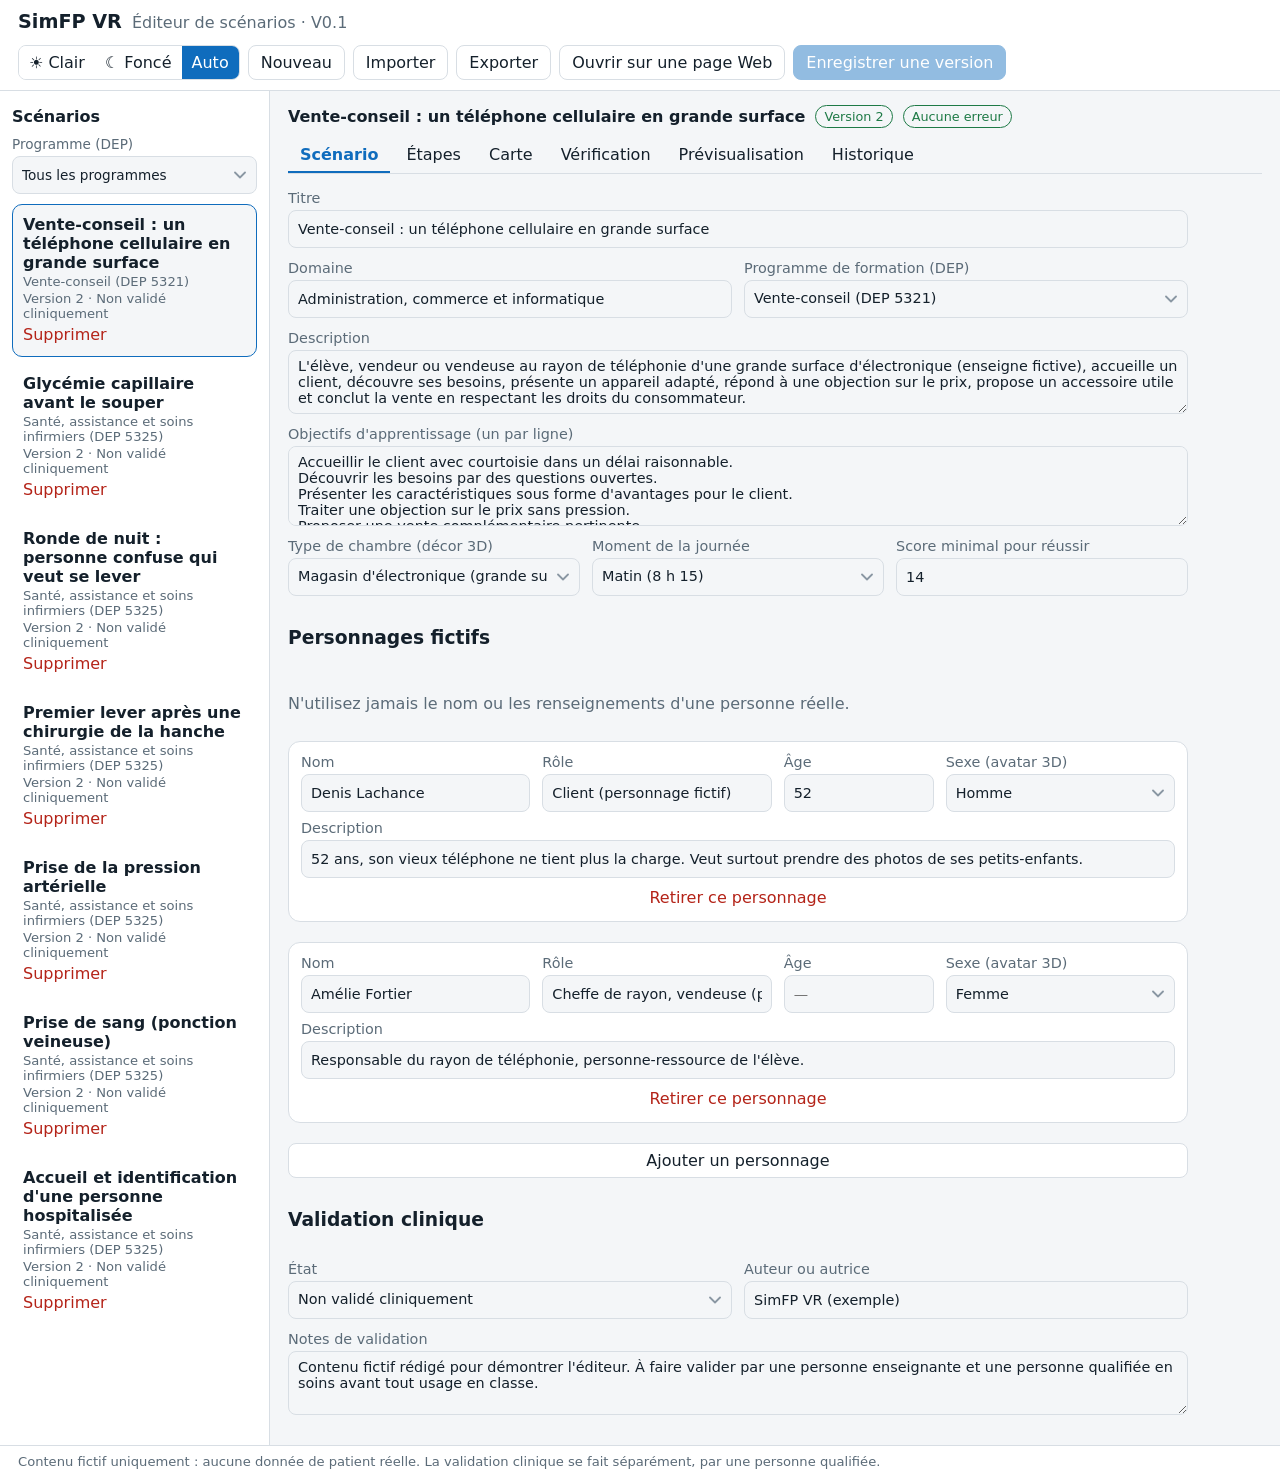
<file: index.html>
<!doctype html>
<html lang="fr-CA">
  <head>
    <meta charset="UTF-8" />
    <meta name="viewport" content="width=device-width, initial-scale=1.0" />
    <title>SimFP VR · Éditeur de scénarios</title>
    <script type="module" crossorigin src="./assets/main-Ci8ycjTx.js"></script>
    <link rel="modulepreload" crossorigin href="./assets/rooms-Cbxh2mb1.js">
    <link rel="stylesheet" crossorigin href="./assets/main-C3m_hk8p.css">
  </head>
  <body>
    <div id="root"></div>
    <script>try { var t = localStorage.getItem("simfp.theme"); if (t === "light" || t === "dark") document.documentElement.setAttribute("data-theme", t); } catch (e) {}</script>
  </body>
</html>
</file>
<file: assets/main-C3m_hk8p.css>
:root{--bg: #f4f6f8;--panel: #ffffff;--ink: #14202b;--muted: #5b6b78;--line: #d8dee4;--accent: #0f6cbd;--accent-ink: #ffffff;--ok: #1e7a46;--warn: #a15c00;--error: #b42318;--narration: #e7f0fb;--dialogue: #eef7ea;--decision: #fff4e0;--fin: #f1ecfb;color-scheme:light dark;font-family:-apple-system,Segoe UI,system-ui,sans-serif}@media (prefers-color-scheme: dark){:root:not([data-theme=light]){--bg: #11171c;--panel: #1a2229;--ink: #e6edf3;--muted: #93a1ad;--line: #2c3842;--accent: #4aa3ff;--accent-ink: #0b1620;--ok: #4cc38a;--warn: #f0b35a;--error: #ff7b72;--narration: #1d2b3a;--dialogue: #1e2e22;--decision: #33291a;--fin: #2a2338}}:root[data-theme=dark]{--bg: #11171c;--panel: #1a2229;--ink: #e6edf3;--muted: #93a1ad;--line: #2c3842;--accent: #4aa3ff;--accent-ink: #0b1620;--ok: #4cc38a;--warn: #f0b35a;--error: #ff7b72;--narration: #1d2b3a;--dialogue: #1e2e22;--decision: #33291a;--fin: #2a2338;color-scheme:dark}:root[data-theme=light]{color-scheme:light}.theme-switch{display:inline-flex;border:1px solid var(--line);border-radius:8px;overflow:hidden}.theme-switch button{border:0;border-radius:0;padding:7px 10px}.theme-switch button[aria-pressed=true]{background:var(--accent);color:var(--accent-ink)}*{box-sizing:border-box}body{margin:0;background:var(--bg);color:var(--ink)}button{font:inherit;padding:7px 12px;border-radius:8px;border:1px solid var(--line);background:var(--panel);color:var(--ink);cursor:pointer}button:hover:not(:disabled){border-color:var(--accent)}button:disabled{opacity:.45;cursor:default}button.primary{background:var(--accent);color:var(--accent-ink);border-color:var(--accent)}button.danger,.danger{color:var(--error)}button.link{border:none;background:none;padding:2px 0;color:var(--accent)}button.link.danger{color:var(--error)}input,select,textarea{font:inherit;width:100%;padding:7px 9px;border-radius:8px;border:1px solid var(--line);background:var(--bg);color:var(--ink)}input:not([type=checkbox]):not([type=radio]),select{height:38px;line-height:1.2}select{-webkit-appearance:none;-moz-appearance:none;appearance:none;padding-right:30px;cursor:pointer;background-image:url("data:image/svg+xml,%3Csvg xmlns='http://www.w3.org/2000/svg' width='12' height='8' viewBox='0 0 12 8'%3E%3Cpath d='M1 1.5l5 5 5-5' fill='none' stroke='%238a97a3' stroke-width='1.8' stroke-linecap='round' stroke-linejoin='round'/%3E%3C/svg%3E");background-repeat:no-repeat;background-position:right 10px center;background-size:12px 8px}input[type=number]{-moz-appearance:textfield}textarea{resize:vertical}.muted{color:var(--muted)}.small{font-size:.85em}.app{min-height:100vh;display:flex;flex-direction:column}.topbar{display:flex;justify-content:space-between;align-items:center;gap:12px;padding:10px 18px;background:var(--panel);border-bottom:1px solid var(--line);flex-wrap:wrap}.brand{display:flex;align-items:baseline;gap:10px}.brand strong{font-size:1.2em}.brand span{color:var(--muted)}.actions{display:flex;gap:8px;flex-wrap:wrap}.layout{flex:1;display:grid;grid-template-columns:270px 1fr;min-height:0}.sidebar{border-right:1px solid var(--line);padding:12px;background:var(--panel);overflow:auto}.sidebar h2{font-size:1em;margin:4px 0 10px}.scenario-item{padding:10px;border-radius:10px;cursor:pointer;border:1px solid transparent;margin-bottom:6px}.scenario-item.active{border-color:var(--accent);background:var(--bg)}.scenario-item .title{font-weight:600}.scenario-item .meta{color:var(--muted);font-size:.82em;margin:2px 0}.main{padding:14px 18px;overflow:auto;min-width:0}.status{display:flex;gap:10px;align-items:center;flex-wrap:wrap;margin-bottom:10px;font-weight:600}.badge{font-size:.8em;font-weight:500;padding:3px 8px;border-radius:99px;border:1px solid currentColor}.badge.ok{color:var(--ok)}.badge.warn{color:var(--warn)}.badge.error{color:var(--error)}.tabs{display:flex;gap:4px;border-bottom:1px solid var(--line);flex-wrap:wrap}.tabs button{border:none;border-bottom:2px solid transparent;border-radius:0;background:none}.tabs button.active{border-bottom-color:var(--accent);color:var(--accent);font-weight:600}.count{margin-left:6px;font-size:.75em;background:var(--warn);color:var(--panel);border-radius:99px;padding:1px 6px}.panel{padding:16px 0}.form{display:flex;flex-direction:column;gap:12px;max-width:900px}.form label{display:flex;flex-direction:column;justify-content:space-between;gap:4px;font-size:.9em;color:var(--muted);flex:1;min-width:0}.row{display:flex;gap:12px;align-items:stretch;flex-wrap:wrap}.row.buttons,.buttons{display:flex;gap:8px;flex-wrap:wrap;align-items:center}.narrow{max-width:150px}.card{border:1px solid var(--line);border-radius:12px;padding:12px;background:var(--panel);display:flex;flex-direction:column;gap:8px;margin-bottom:8px}.card.row{flex-direction:row;justify-content:space-between;align-items:center}.nodes{display:grid;grid-template-columns:260px 1fr;gap:18px;align-items:start}.node-list{display:flex;flex-direction:column;gap:6px}.node-item{text-align:left;display:flex;flex-direction:column;gap:2px;position:relative}.node-item .kind{font-size:.75em;color:var(--muted);text-transform:uppercase;letter-spacing:.04em}.node-item.active{border-color:var(--accent);box-shadow:0 0 0 1px var(--accent)}.kind-narration{background:var(--narration)}.kind-dialogue{background:var(--dialogue)}.kind-decision{background:var(--decision)}.kind-fin{background:var(--fin)}.dot{position:absolute;top:8px;right:8px;width:9px;height:9px;border-radius:50%;background:var(--error)}.issue{padding:8px 12px;border-radius:10px;border-left:4px solid;margin-bottom:8px;background:var(--panel);display:flex;gap:10px;align-items:baseline;flex-wrap:wrap}.issue.erreur{border-color:var(--error)}.issue.avertissement{border-color:var(--warn)}.ok-box{padding:12px 14px;border-radius:10px;border-left:4px solid var(--ok);background:var(--panel)}.graph{overflow:auto}.graph svg{background:var(--panel);border-radius:12px;border:1px solid var(--line)}.gnode{cursor:pointer}.gnode rect{stroke:var(--line);stroke-width:1.5}.gnode.kind-narration rect{fill:var(--narration)}.gnode.kind-dialogue rect{fill:var(--dialogue)}.gnode.kind-decision rect{fill:var(--decision)}.gnode.kind-fin rect{fill:var(--fin)}.gnode.kind-fin.reussite rect{stroke:var(--ok);stroke-width:2.5}.gnode.kind-fin.a_revoir rect{stroke:var(--error);stroke-width:2.5}.gnode:hover rect{stroke:var(--accent);stroke-width:2.5}.gkind{font-size:11px;fill:var(--muted);text-transform:uppercase}.gtitle{font-size:13px;font-weight:600;color:var(--ink);line-height:1.2}.edge{fill:none;stroke:var(--muted);stroke-width:1.6}.edge.good{stroke:var(--ok)}.edge.bad{stroke:var(--error);stroke-dasharray:5 4}.arrowhead{fill:var(--muted)}.edge-label{font-size:11px;fill:var(--ink);font-weight:600}.player{max-width:760px;display:flex;flex-direction:column;gap:12px}.player-head{display:flex;gap:16px;align-items:center;font-weight:600}.feedback{padding:10px 12px;border-radius:10px;background:var(--panel);border-left:4px solid var(--accent)}.scene{padding:18px;border-radius:14px;border:1px solid var(--line)}.scene h3{margin:4px 0 8px}.speaker{font-weight:600}.choices{display:flex;flex-direction:column;gap:8px;margin-top:12px}.choices button{text-align:left;padding:10px 12px}.footer{padding:8px 18px;font-size:.82em;color:var(--muted);border-top:1px solid var(--line);background:var(--panel)}@media (max-width: 900px){.layout,.nodes{grid-template-columns:1fr}.sidebar{border-right:none;border-bottom:1px solid var(--line)}}.button-link{padding:7px 12px;border-radius:8px;border:1px solid var(--line);color:var(--ink);text-decoration:none}.button-link:hover{border-color:var(--accent)}.checks{display:grid;grid-template-columns:repeat(auto-fill,minmax(260px,1fr));grid-auto-rows:1fr;gap:8px 16px}.form label.check,.checks label.check{display:flex;flex-direction:row;justify-content:flex-start;align-items:flex-start;text-align:left;gap:10px;color:var(--ink);font-size:.95em;line-height:1.35;min-height:38px;padding:8px 10px;align-items:center;border:1px solid var(--line);border-radius:8px;background:var(--bg);cursor:pointer}.form label.check:hover{border-color:var(--accent)}.form label.check input[type=checkbox]{flex:0 0 18px;width:18px;height:18px;margin:0;accent-color:var(--accent);cursor:pointer}.open-links{max-width:760px;margin-bottom:14px}.links{margin:0;padding-left:18px;display:flex;flex-direction:column;gap:4px;word-break:break-all}.links a{color:var(--accent)}.sidebar .filter{display:flex;flex-direction:column;gap:4px;font-size:.85em;color:var(--muted);margin-bottom:10px}
</file>
